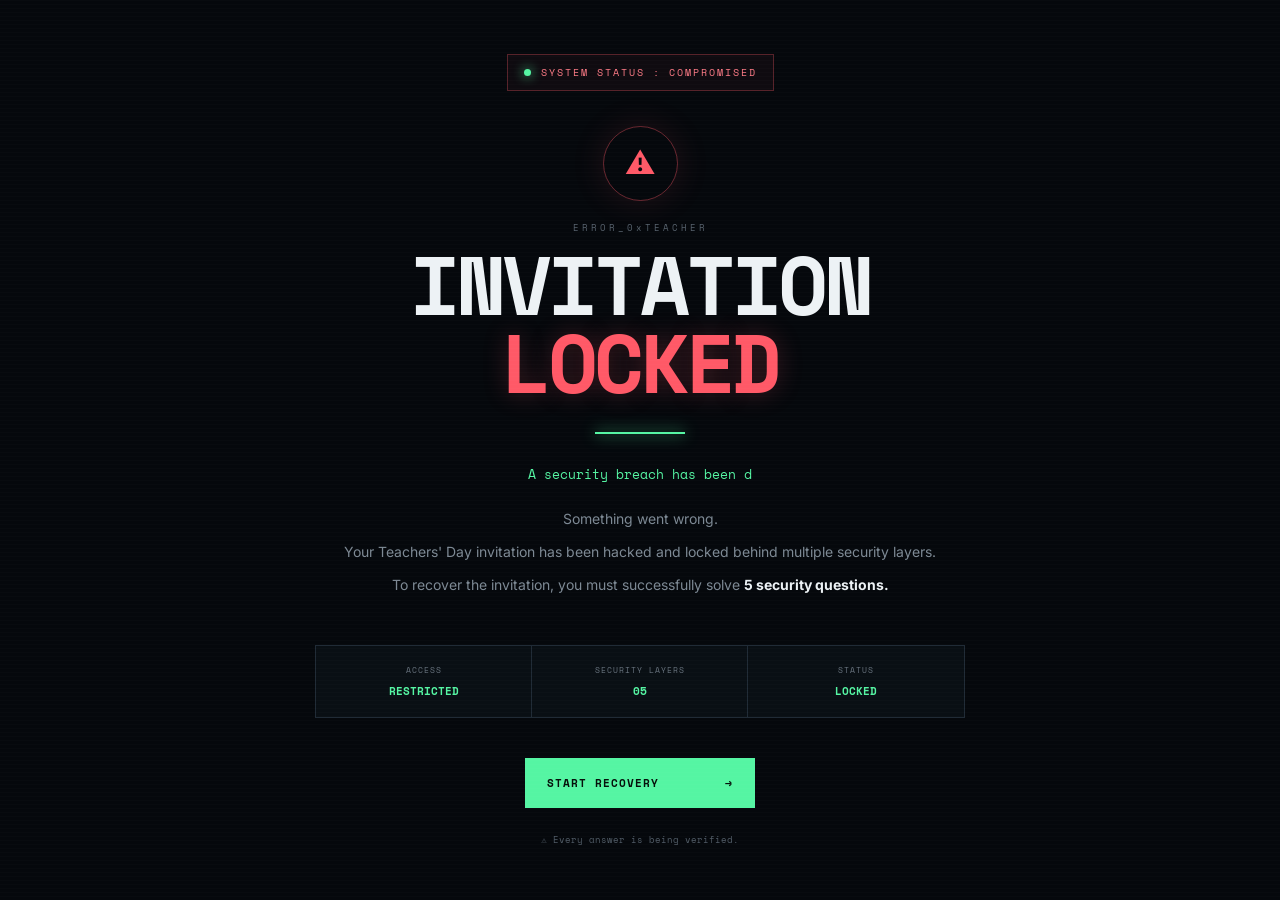
<file: index.html>
<!DOCTYPE html>
<html lang="en">
<head>
    <meta charset="UTF-8">
    <meta name="viewport" content="width=device-width, initial-scale=1.0">

    <title>Teachers' Day | Invitation Recovery</title>

    <link rel="stylesheet" href="css/common.css">
    <link rel="stylesheet" href="css/home.css">
</head>

<body>

    <div class="scanlines"></div>

    <main class="home-container">

        <div class="system-status">
            <span class="status-dot"></span>
            SYSTEM STATUS : COMPROMISED
        </div>

        <div class="warning-symbol">
            ⚠
        </div>

        <p class="system-code">
            ERROR_0xTEACHER
        </p>

        <h1>
            INVITATION
            <span>LOCKED</span>
        </h1>

        <div class="green-line"></div>

        <p class="typing-text">
            A security breach has been detected...
        </p>

        <div class="story-box">

            <p>
                Something went wrong.
            </p>

            <p>
                Your Teachers' Day invitation has been hacked
                and locked behind multiple security layers.
            </p>

            <p>
                To recover the invitation, you must successfully
                solve <strong>5 security questions.</strong>
            </p>

        </div>

        <div class="system-info">

            <div>
                <small>ACCESS</small>
                <strong>RESTRICTED</strong>
            </div>

            <div>
                <small>SECURITY LAYERS</small>
                <strong>05</strong>
            </div>

            <div>
                <small>STATUS</small>
                <strong>LOCKED</strong>
            </div>

        </div>

        <a href="question1.html" class="start-button">
            <span>START RECOVERY</span>
            <span>→</span>
        </a>

        <p class="warning-text">
            ⚠ Every answer is being verified.
        </p>

    </main>

    <script src="js/main.js"></script>

</body>
</html>
</file>
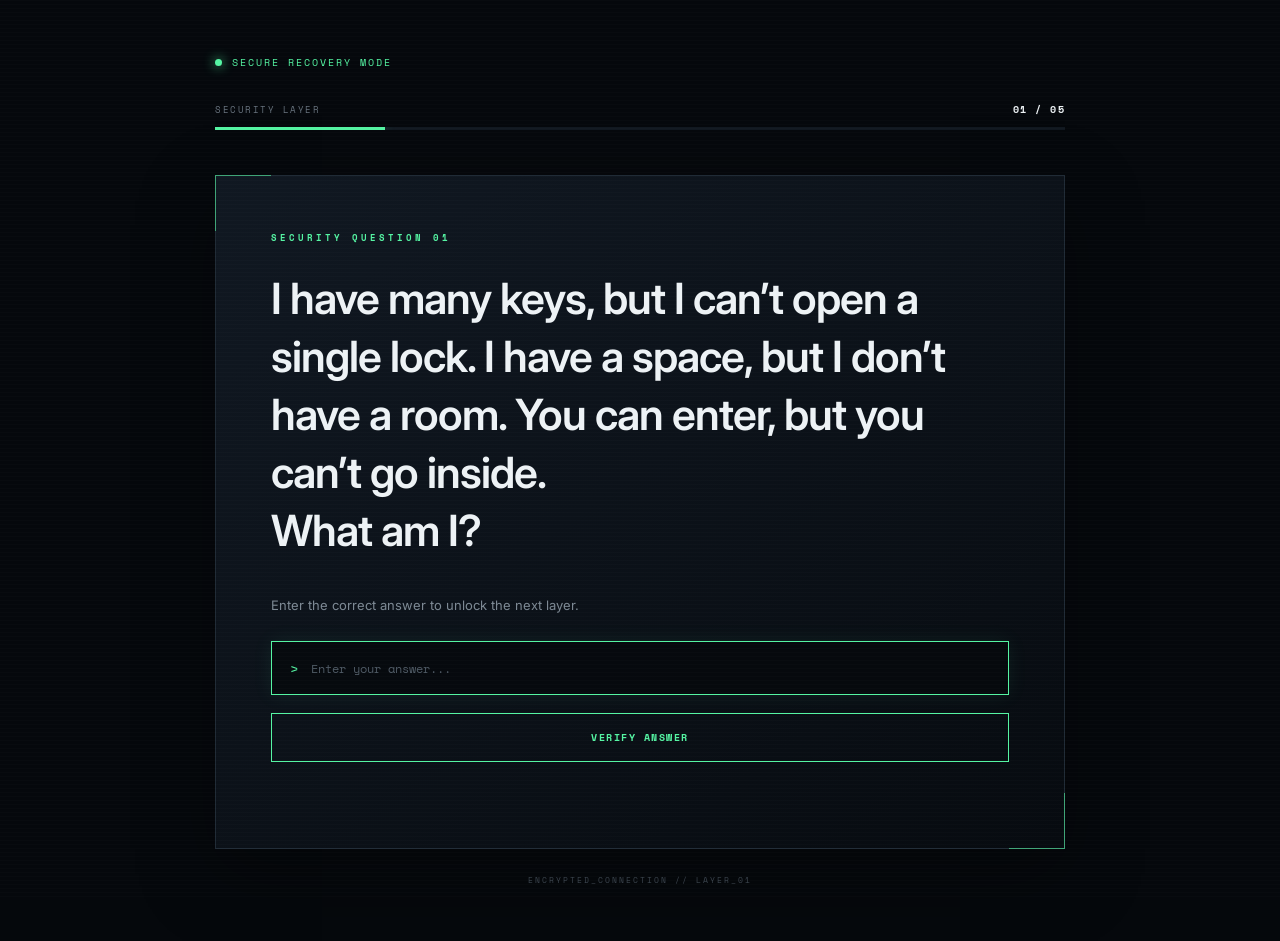
<file: question1.html>
<!DOCTYPE html>
<html lang="en">
<head>
    <meta charset="UTF-8">
    <meta name="viewport" content="width=device-width, initial-scale=1.0">

    <title>Security Layer 01</title>

    <link rel="stylesheet" href="css/common.css">
    <link rel="stylesheet" href="css/questions.css">
</head>

<body>

    <div class="scanlines"></div>

    <main class="question-container">

        <div class="secure-header">
            <span class="status-dot"></span>
            SECURE RECOVERY MODE
        </div>

        <div class="progress-info">
            <span>SECURITY LAYER</span>
            <strong>01 / 05</strong>
        </div>

        <div class="progress-bar">
            <div class="progress-fill" style="width: 20%;"></div>
        </div>

        <section class="question-card">

            <p class="question-label">
                SECURITY QUESTION 01
            </p>

            <h1 id="questionText">
                I have many keys, but I can’t open a single lock.
                I have a space, but I don’t have a room.
                You can enter, but you can’t go inside.
                <br>
                What am I?
            </h1>

            <p class="instruction">
                Enter the correct answer to unlock the next layer.
            </p>

            <div class="answer-box">

                <span>></span>

                <input
                    type="text"
                    id="answerInput"
                    placeholder="Enter your answer..."
                    autocomplete="off"
                >

            </div>

            <button id="submitBtn" class="verify-button">
                VERIFY ANSWER
            </button>

            <p id="message" class="message"></p>

        </section>

        <p class="footer-code">
            ENCRYPTED_CONNECTION // LAYER_01
        </p>

    </main>

    <script src="js/question1.js"></script>

</body>
</html>
</file>
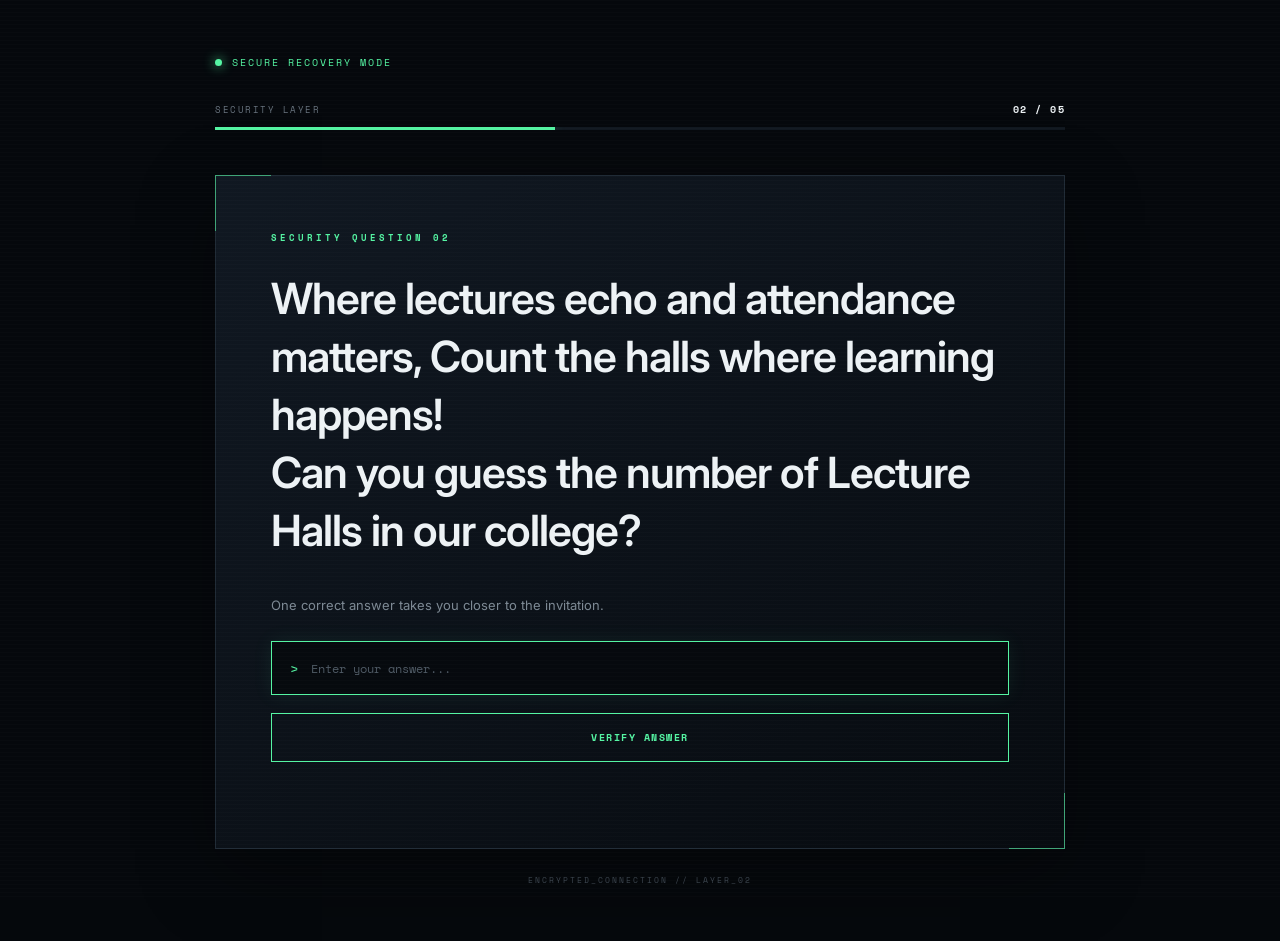
<file: question2.html>
<!DOCTYPE html>
<html lang="en">
<head>
    <meta charset="UTF-8">
    <meta name="viewport" content="width=device-width, initial-scale=1.0">

    <title>Security Layer 02</title>

    <link rel="stylesheet" href="css/common.css">
    <link rel="stylesheet" href="css/questions.css">
</head>

<body>

    <div class="scanlines"></div>

    <main class="question-container">

        <div class="secure-header">
            <span class="status-dot"></span>
            SECURE RECOVERY MODE
        </div>

        <div class="progress-info">
            <span>SECURITY LAYER</span>
            <strong>02 / 05</strong>
        </div>

        <div class="progress-bar">
            <div class="progress-fill" style="width: 40%;"></div>
        </div>

        <section class="question-card">

            <p class="question-label">
                SECURITY QUESTION 02
            </p>

            <h1 id="questionText">
                Where lectures echo and attendance matters,
                Count the halls where learning happens!
                <br>
                Can you guess the number of Lecture Halls
                in our college?
            </h1>

            <p class="instruction">
                One correct answer takes you closer to the invitation.
            </p>

            <div class="answer-box">

                <span>></span>

                <input
                    type="text"
                    id="answerInput"
                    placeholder="Enter your answer..."
                    autocomplete="off"
                >

            </div>

            <button id="submitBtn" class="verify-button">
                VERIFY ANSWER
            </button>

            <p id="message" class="message"></p>

        </section>

        <p class="footer-code">
            ENCRYPTED_CONNECTION // LAYER_02
        </p>

    </main>

    <script src="js/question2.js"></script>

</body>
</html>
</file>
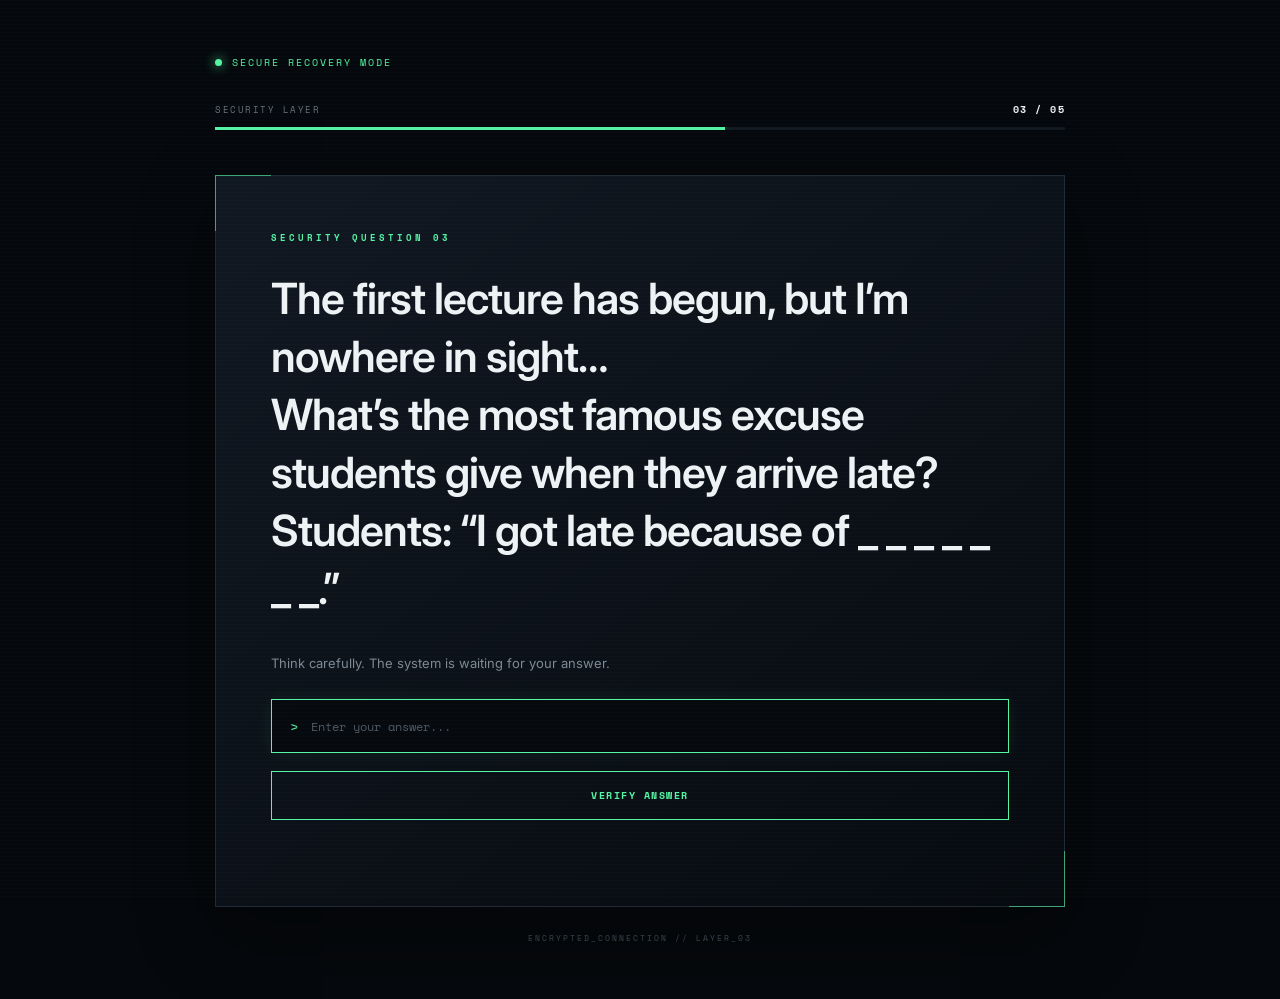
<file: question3.html>
<!DOCTYPE html>
<html lang="en">
<head>
    <meta charset="UTF-8">
    <meta name="viewport" content="width=device-width, initial-scale=1.0">

    <title>Security Layer 03</title>

    <link rel="stylesheet" href="css/common.css">
    <link rel="stylesheet" href="css/questions.css">
</head>

<body>

    <div class="scanlines"></div>

    <main class="question-container">

        <div class="secure-header">
            <span class="status-dot"></span>
            SECURE RECOVERY MODE
        </div>

        <div class="progress-info">
            <span>SECURITY LAYER</span>
            <strong>03 / 05</strong>
        </div>

        <div class="progress-bar">
            <div class="progress-fill" style="width: 60%;"></div>
        </div>

        <section class="question-card">

            <p class="question-label">
                SECURITY QUESTION 03
            </p>

            <h1 id="questionText">
                The first lecture has begun, but I’m nowhere in sight…<br>
                What’s the most famous excuse students give
                when they arrive late?
                <br>
                Students: “I got late because of _ _ _ _ _ _ _.”
            </h1>

            <p class="instruction">
                Think carefully. The system is waiting for your answer.
            </p>

            <div class="answer-box">

                <span>></span>

                <input
                    type="text"
                    id="answerInput"
                    placeholder="Enter your answer..."
                    autocomplete="off"
                >

            </div>

            <button id="submitBtn" class="verify-button">
                VERIFY ANSWER
            </button>

            <p id="message" class="message"></p>

        </section>

        <p class="footer-code">
            ENCRYPTED_CONNECTION // LAYER_03
        </p>

    </main>

    <script src="js/question3.js"></script>

</body>
</html>
</file>
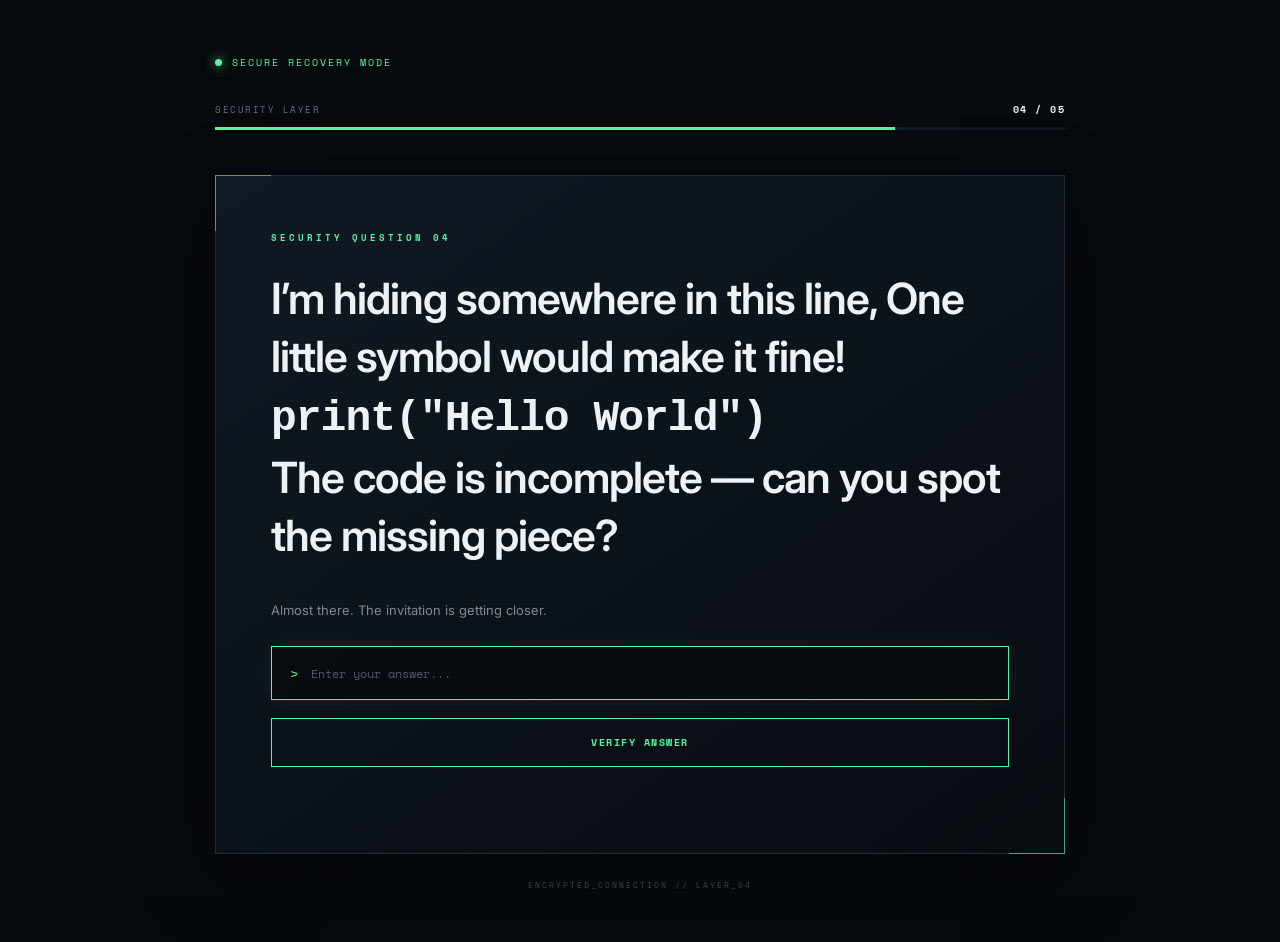
<file: question4.html>
<!DOCTYPE html>
<html lang="en">
<head>
    <meta charset="UTF-8">
    <meta name="viewport" content="width=device-width, initial-scale=1.0">

    <title>Security Layer 04</title>

    <link rel="stylesheet" href="css/common.css">
    <link rel="stylesheet" href="css/questions.css">
</head>

<body>

    <div class="scanlines"></div>

    <main class="question-container">

        <div class="secure-header">
            <span class="status-dot"></span>
            SECURE RECOVERY MODE
        </div>

        <div class="progress-info">
            <span>SECURITY LAYER</span>
            <strong>04 / 05</strong>
        </div>

        <div class="progress-bar">
            <div class="progress-fill" style="width: 80%;"></div>
        </div>

        <section class="question-card">

            <p class="question-label">
                SECURITY QUESTION 04
            </p>

            <h1 id="questionText">
                I’m hiding somewhere in this line,
                One little symbol would make it fine!
                <br>
                <code>print("Hello World")</code>
                <br>
                The code is incomplete — can you spot
                the missing piece?
            </h1>

            <p class="instruction">
                Almost there. The invitation is getting closer.
            </p>

            <div class="answer-box">

                <span>></span>

                <input
                    type="text"
                    id="answerInput"
                    placeholder="Enter your answer..."
                    autocomplete="off"
                >

            </div>

            <button id="submitBtn" class="verify-button">
                VERIFY ANSWER
            </button>

            <p id="message" class="message"></p>

        </section>

        <p class="footer-code">
            ENCRYPTED_CONNECTION // LAYER_04
        </p>

    </main>

    <script src="js/question4.js"></script>

</body>
</html>
</file>
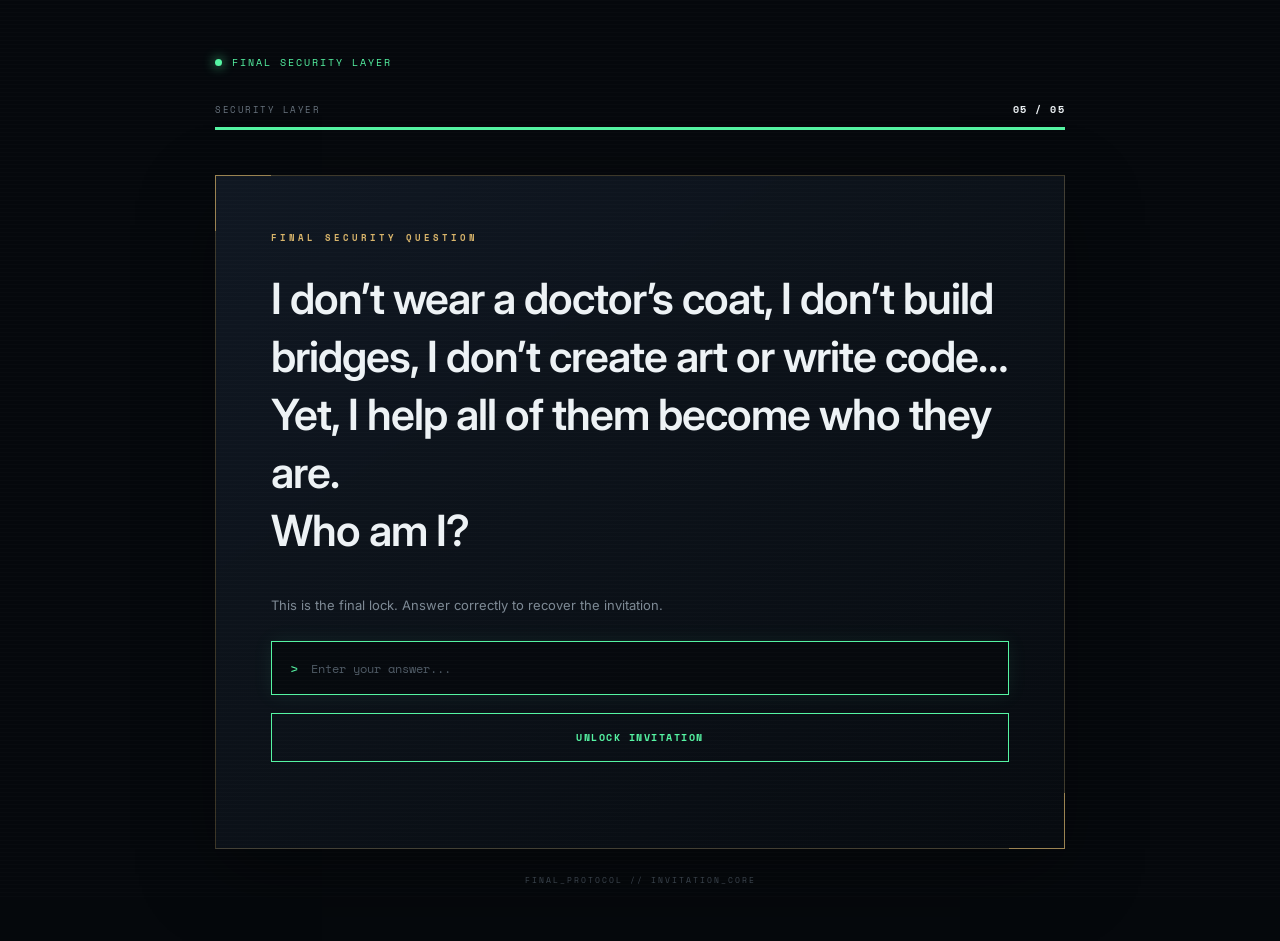
<file: question5.html>
<!DOCTYPE html>
<html lang="en">
<head>
    <meta charset="UTF-8">
    <meta name="viewport" content="width=device-width, initial-scale=1.0">

    <title>Final Security Layer</title>

    <link rel="stylesheet" href="css/common.css">
    <link rel="stylesheet" href="css/questions.css">
</head>

<body>

    <div class="scanlines"></div>

    <main class="question-container">

        <div class="secure-header">
            <span class="status-dot"></span>
            FINAL SECURITY LAYER
        </div>

        <div class="progress-info">
            <span>SECURITY LAYER</span>
            <strong>05 / 05</strong>
        </div>

        <div class="progress-bar">
            <div class="progress-fill" style="width: 100%;"></div>
        </div>

        <section class="question-card final-card">

            <p class="question-label">
                FINAL SECURITY QUESTION
            </p>

            <h1 id="questionText">
                I don’t wear a doctor’s coat,
                I don’t build bridges,
                I don’t create art or write code…
                
                Yet, I help all of them become who they are.
                <br>
                Who am I?
            </h1>

            <p class="instruction">
                This is the final lock. Answer correctly to recover the invitation.
            </p>

            <div class="answer-box">

                <span>></span>

                <input
                    type="text"
                    id="answerInput"
                    placeholder="Enter your answer..."
                    autocomplete="off"
                >

            </div>

            <button id="submitBtn" class="verify-button">
                UNLOCK INVITATION
            </button>

            <p id="message" class="message"></p>

        </section>

        <p class="footer-code">
            FINAL_PROTOCOL // INVITATION_CORE
        </p>

    </main>

    <script src="js/question5.js"></script>

</body>
</html>
</file>
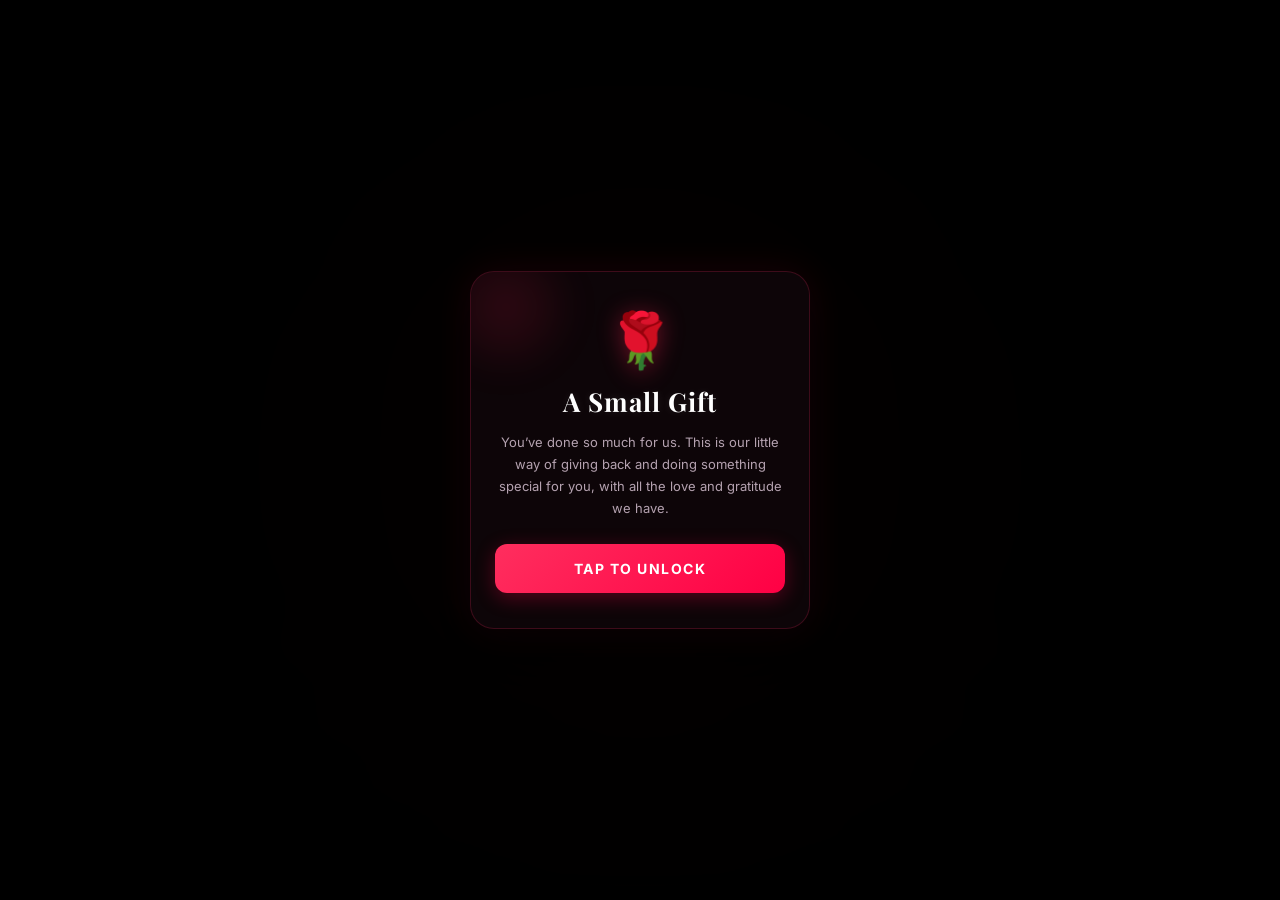
<file: rose.html>
<!DOCTYPE html>
<html lang="en">

<head>
    <meta charset="UTF-8">
    <meta name="viewport" content="width=device-width, initial-scale=1.0">

    <title>A Small Gift 🌹</title>

    <link rel="preconnect" href="https://fonts.googleapis.com">
    <link rel="preconnect" href="https://fonts.gstatic.com" crossorigin>

    <link
        href="https://fonts.googleapis.com/css2?family=Playfair+Display:ital,wght@0,400;0,700;1,400&family=Inter:wght@500;700&family=Fira+Code:wght@500&display=swap"
        rel="stylesheet">

    <link rel="stylesheet" href="css/rose.css">
</head>

<body>

    <!-- BACKGROUND EFFECTS -->

    <div class="vignette"></div>

    <div class="spotlight"></div>

    <div class="ambient-light" id="ambientLight"></div>


    <!-- =====================================================
         SMALL GIFT / TAP TO UNLOCK
         ===================================================== -->

    <div class="trigger-overlay" id="triggerOverlay">

        <div class="glass-card">

            <div class="card-glow"></div>

            <div class="rose-icon">
                🌹
            </div>

            <h2 class="title">
                A Small Gift
            </h2>

            <p class="gift-message">
                You’ve done so much for us.
                This is our little way of giving back and doing something special for you,
                with all the love and gratitude we have.
            </p>

            <button
                class="start-button"
                id="startButton">

                <span class="btn-text">
                    TAP TO UNLOCK
                </span>

                <span class="btn-shine"></span>

            </button>

        </div>

    </div>


    <!-- =====================================================
         ROSE SCENE
         ===================================================== -->

    <div class="scene">

        <div
            class="rose-wrapper"
            id="roseWrapper">


            <!-- STEM + LEAVES -->

            <div class="stem-group">

                <div
                    class="stem"
                    id="stem">

                    <div class="stem-highlight"></div>

                </div>


                <div
                    class="thorn thorn-1"
                    id="thorn1">
                </div>


                <div
                    class="thorn thorn-2"
                    id="thorn2">
                </div>


                <div
                    class="leaf leaf-left"
                    id="leafLeft">

                    <div class="leaf-vein"></div>

                </div>


                <div
                    class="leaf leaf-right"
                    id="leafRight">

                    <div class="leaf-vein"></div>

                </div>

            </div>


            <!-- CALYX -->

            <div
                class="calyx"
                id="calyx">
            </div>


            <!-- ROSE HEAD -->

            <div
                class="rose-head"
                id="roseHead">

                <div class="rose-glow"></div>

                <div class="rose-glow-inner"></div>

            </div>

        </div>

    </div>


    <!-- =====================================================
         AFTER ROSE BLOOMS
         ===================================================== -->

    <div
        class="end-text"
        id="endText">

        <p
            class="tagline"
            id="tagline">

            This rose is a symbol of our respect and appreciation for you. Thank you for being a wonderful teacher.
        </p>


        <span class="rose-emoji">
            🌹
        </span>


        <a
            href="invitation.html"
            class="invitation-button"
            id="invitationButton">

            ACCESS INVITATION →

        </a>

    </div>


    <!-- FALLING PETALS -->

    <div id="fallingPetals"></div>


    <!-- JAVASCRIPT -->

    <script src="js/rose.js"></script>

</body>

</html>
</file>
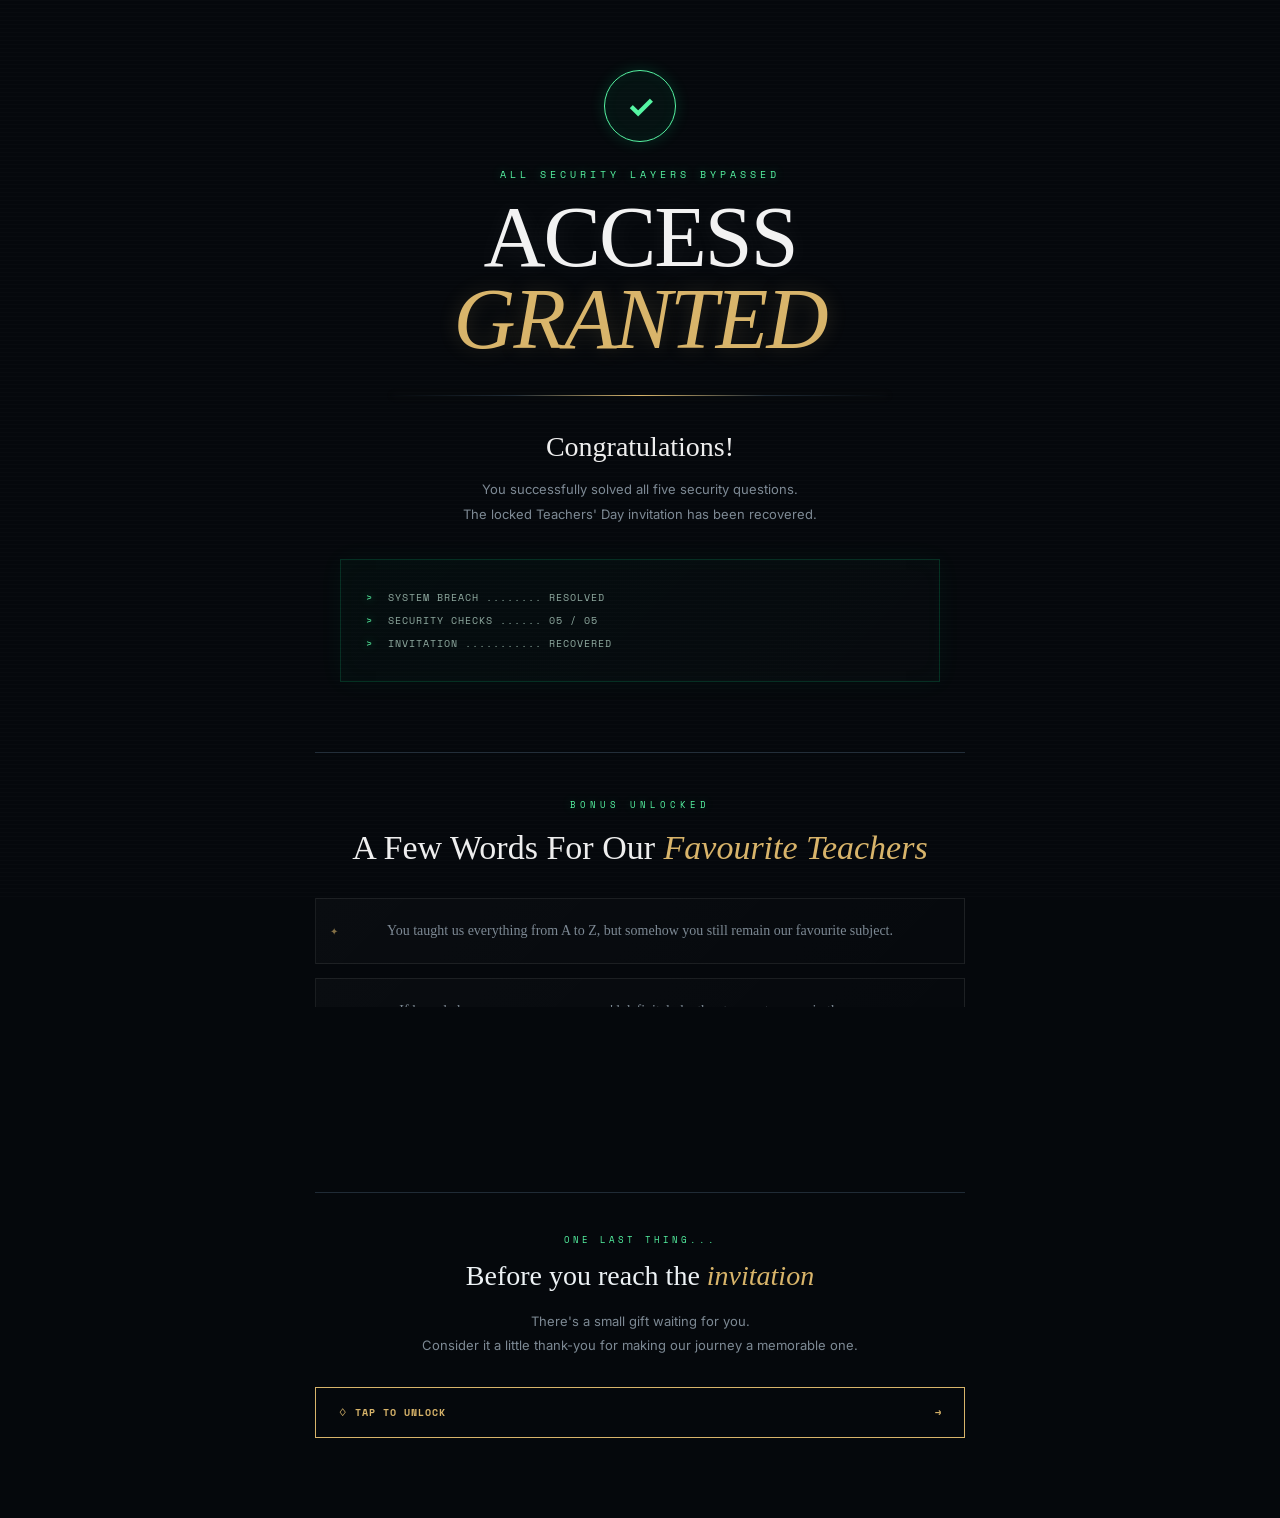
<file: success.html>
<!DOCTYPE html>
<html lang="en">

<head>
    <meta charset="UTF-8">
    <meta name="viewport" content="width=device-width, initial-scale=1.0">

    <title>Access Granted</title>

    <link rel="stylesheet" href="css/common.css">
    <link rel="stylesheet" href="css/success.css">
</head>

<body>

    <div class="scanlines"></div>

    <main class="success-container">

        <!-- ACCESS GRANTED -->

        <div class="success-icon">
            ✓
        </div>

        <p class="success-label">
            ALL SECURITY LAYERS BYPASSED
        </p>

        <h1>
            ACCESS
            <span>GRANTED</span>
        </h1>

        <div class="success-line"></div>

        <h2>
            Congratulations!
        </h2>

        <p class="success-description">
            You successfully solved all five security questions.
            <br>
            The locked Teachers' Day invitation has been recovered.
        </p>


        <!-- SYSTEM STATUS -->

        <div class="terminal-box">

            <p>
                <span>></span>
                SYSTEM BREACH ........ RESOLVED
            </p>

            <p>
                <span>></span>
                SECURITY CHECKS ...... 05 / 05
            </p>

            <p>
                <span>></span>
                INVITATION ........... RECOVERED
            </p>

        </div>


        <!-- TEACHER LINES -->

        <section class="teacher-lines">

            <p class="mini-title">
                BONUS UNLOCKED
            </p>

            <h3>
                A Few Words For Our
                <span>Favourite Teachers</span>
            </h3>

            <div class="line-card">
                You taught us everything from A to Z,
                but somehow you still remain our favourite subject.
            </div>

            <div class="line-card">
                If knowledge were a superpower,
                you'd definitely be the strongest person in the room.
            </div>

            <div class="line-card">
                You don't just teach lessons,
                you leave memories that stay with us.
            </div>

        </section>


        <!-- SMALL GIFT -->

        <section class="gift-section">

            <p class="gift-label">
                ONE LAST THING...
            </p>

            <h3>
                Before you reach the
                <span>invitation</span>
            </h3>

            <p class="gift-text">
                There's a small gift waiting for you.
                <br>
                Consider it a little thank-you for making
                our journey a memorable one.
            </p>

            <a href="rose.html" class="gift-button">
                <span>♢ TAP TO UNLOCK</span>
                <span>→</span>
            </a>

        </section>

    </main>

</body>

</html>
</file>
<file: css/common.css>
@import url('https://fonts.googleapis.com/css2?family=Inter:wght@400;500;600;700&family=Space+Mono:wght@400;700&display=swap');

* {
    margin: 0;
    padding: 0;
    box-sizing: border-box;
}

:root {
    --bg: #05080c;
    --panel: #0b1117;
    --panel-light: #111923;

    --text: #edf2f5;
    --muted: #7d8994;

    --green: #55f5a3;
    --green-dark: #22b86b;

    --red: #ff5967;

    --gold: #d8b46a;

    --border: #202b36;
}

html {
    scroll-behavior: smooth;
}

body {
    min-height: 100vh;

    background: var(--bg);
    color: var(--text);

    font-family: "Inter", sans-serif;
}

a {
    color: inherit;
    text-decoration: none;
}

button,
input {
    font-family: inherit;
}

.scanlines {
    position: fixed;
    inset: 0;

    pointer-events: none;

    z-index: 9999;

    opacity: 0.035;

    background:
        repeating-linear-gradient(
            0deg,
            transparent 0px,
            transparent 3px,
            white 4px
        );
}

.status-dot {
    display: inline-block;

    width: 7px;
    height: 7px;

    border-radius: 50%;

    background: var(--green);

    box-shadow: 0 0 12px var(--green);

    animation: pulse 1.5s infinite;
}

@keyframes pulse {

    0%,
    100% {
        opacity: 1;
    }

    50% {
        opacity: 0.3;
    }
}

@keyframes fadeUp {

    from {
        opacity: 0;
        transform: translateY(25px);
    }

    to {
        opacity: 1;
        transform: translateY(0);
    }
}

@keyframes glow {

    0%,
    100% {
        box-shadow: 0 0 10px rgba(85, 245, 163, 0.1);
    }

    50% {
        box-shadow: 0 0 30px rgba(85, 245, 163, 0.2);
    }
}

@media (max-width: 600px) {

    body {
        overflow-x: hidden;
    }
}
</file>
<file: css/home.css>
.home-container {
    min-height: 100vh;

    max-width: 850px;

    margin: auto;

    padding: 50px 25px;

    display: flex;
    flex-direction: column;

    align-items: center;
    justify-content: center;

    text-align: center;

    animation: fadeUp 0.8s ease;
}

/* SYSTEM STATUS */

.system-status {
    display: flex;
    align-items: center;

    gap: 10px;

    padding: 10px 16px;

    margin-bottom: 35px;

    border: 1px solid rgba(255, 89, 103, 0.3);

    background: rgba(255, 89, 103, 0.04);

    color: #ff7c87;

    font-family: "Space Mono", monospace;

    font-size: 10px;

    letter-spacing: 2px;
}

/* WARNING */

.warning-symbol {
    width: 75px;
    height: 75px;

    display: grid;
    place-items: center;

    margin-bottom: 20px;

    border: 1px solid rgba(255, 89, 103, 0.4);

    border-radius: 50%;

    color: var(--red);

    font-size: 30px;

    box-shadow:
        0 0 35px rgba(255, 89, 103, 0.12);
}

/* ERROR */

.system-code {
    margin-bottom: 12px;

    color: #58636e;

    font-family: "Space Mono", monospace;

    font-size: 9px;

    letter-spacing: 3px;
}

/* MAIN TITLE */

.home-container h1 {
    font-family: "Space Mono", monospace;

    font-size: clamp(42px, 8vw, 82px);

    line-height: 0.95;

    letter-spacing: -4px;
}

.home-container h1 span {
    display: block;

    color: var(--red);

    text-shadow:
        0 0 25px rgba(255, 89, 103, 0.25);
}

/* GREEN LINE */

.green-line {
    width: 90px;
    height: 2px;

    margin: 30px 0;

    background: var(--green);

    box-shadow:
        0 0 15px var(--green);
}

/* TYPING TEXT */

.typing-text {
    min-height: 20px;

    margin-bottom: 22px;

    color: var(--green);

    font-family: "Space Mono", monospace;

    font-size: 13px;
}

/* STORY */

.story-box {
    max-width: 620px;

    color: var(--muted);

    font-size: 14px;

    line-height: 1.8;
}

.story-box p {
    margin-bottom: 8px;
}

.story-box strong {
    color: var(--text);
}

/* SYSTEM INFORMATION */

.system-info {
    width: 100%;
    max-width: 650px;

    display: grid;

    grid-template-columns: repeat(3, 1fr);

    margin: 40px 0;

    border: 1px solid var(--border);

    background: rgba(11, 17, 23, 0.8);
}

.system-info div {
    padding: 18px;

    border-right: 1px solid var(--border);
}

.system-info div:last-child {
    border-right: none;
}

.system-info small,
.system-info strong {
    display: block;

    font-family: "Space Mono", monospace;
}

.system-info small {
    margin-bottom: 7px;

    color: #68737e;

    font-size: 8px;

    letter-spacing: 1px;
}

.system-info strong {
    color: var(--green);

    font-size: 11px;
}

/* START BUTTON */

.start-button {
    min-width: 230px;

    display: flex;

    justify-content: space-between;
    align-items: center;

    padding: 17px 22px;

    background: var(--green);

    color: #06100b;

    font-family: "Space Mono", monospace;

    font-size: 11px;

    font-weight: 700;

    letter-spacing: 1px;

    transition: 0.3s ease;
}

.start-button:hover {
    transform: translateY(-3px);

    box-shadow:
        0 0 35px rgba(85, 245, 163, 0.3);
}

/* FOOTER WARNING */

.warning-text {
    margin-top: 25px;

    color: #515c67;

    font-family: "Space Mono", monospace;

    font-size: 9px;
}

/* MOBILE */

@media (max-width: 600px) {

    .home-container {
        padding: 40px 18px;
    }

    .home-container h1 {
        letter-spacing: -2px;
    }

    .system-info {
        grid-template-columns: 1fr;
    }

    .system-info div {
        border-right: none;

        border-bottom: 1px solid var(--border);
    }

    .system-info div:last-child {
        border-bottom: none;
    }
}
</file>
<file: css/questions.css>
/* =========================================================
   QUESTIONS / SECURITY LAYERS
   ========================================================= */


/* ================= MAIN CONTAINER ================= */

.question-container {
    min-height: 100vh;

    width: 100%;
    max-width: 900px;

    margin: auto;

    padding: 55px 25px;

    display: flex;
    flex-direction: column;

    justify-content: center;

    animation: fadeUp 0.8s ease;
}


/* ================= SECURE HEADER ================= */

.secure-header {
    display: flex;
    align-items: center;

    gap: 10px;

    margin-bottom: 32px;

    color: var(--green);

    font-family: "Space Mono", monospace;

    font-size: 10px;

    letter-spacing: 2px;
}


/* ================= PROGRESS INFO ================= */

.progress-info {
    display: flex;

    justify-content: space-between;
    align-items: center;

    margin-bottom: 10px;

    color: #68737e;

    font-family: "Space Mono", monospace;

    font-size: 9px;

    letter-spacing: 1.5px;
}

.progress-info strong {
    color: var(--text);

    font-size: 10px;
}


/* ================= PROGRESS BAR ================= */

.progress-bar {
    width: 100%;

    height: 3px;

    margin-bottom: 45px;

    background: #111820;

    overflow: hidden;
}

.progress-fill {
    height: 100%;

    background: var(--green);

    box-shadow:
        0 0 12px rgba(85, 245, 163, 0.45);

    transition: width 0.5s ease;
}


/* ================= QUESTION CARD ================= */

.question-card {
    position: relative;

    width: 100%;

    padding: 55px 55px 50px;

    border: 1px solid var(--border);

    background:
        linear-gradient(
            145deg,
            rgba(17, 25, 35, 0.95),
            rgba(7, 11, 16, 0.98)
        );

    box-shadow:
        0 25px 70px rgba(0, 0, 0, 0.35);

    animation: fadeUp 0.8s ease;
}


/* ================= CARD CORNER EFFECT ================= */

.question-card::before {
    content: "";

    position: absolute;

    top: -1px;
    left: -1px;

    width: 55px;
    height: 55px;

    border-top: 1px solid var(--green);
    border-left: 1px solid var(--green);

    opacity: 0.6;
}

.question-card::after {
    content: "";

    position: absolute;

    right: -1px;
    bottom: -1px;

    width: 55px;
    height: 55px;

    border-right: 1px solid var(--green);
    border-bottom: 1px solid var(--green);

    opacity: 0.6;
}


/* ================= QUESTION LABEL ================= */

.question-label {
    margin-bottom: 25px;

    color: var(--green);

    font-family: "Space Mono", monospace;

    font-size: 9px;

    font-weight: 700;

    letter-spacing: 3px;
}


/* ================= QUESTION TEXT ================= */

#questionText {
    max-width: 780px;

    margin-bottom: 35px;

    color: var(--text);

    font-family: "Inter", sans-serif;

    font-size: clamp(26px, 4vw, 43px);

    font-weight: 600;

    line-height: 1.35;

    letter-spacing: -1px;
}


/* ================= INSTRUCTION ================= */

.instruction {
    margin-bottom: 22px;

    color: var(--muted);

    font-size: 13px;

    line-height: 1.7;
}


/* ================= ANSWER BOX ================= */

.answer-box {
    width: 100%;

    display: flex;
    align-items: center;

    margin-top: 25px;

    padding: 0 18px;

    border: 1px solid var(--border);

    background: rgba(5, 8, 12, 0.8);

    transition: 0.3s ease;
}

.answer-box:focus-within {
    border-color: var(--green);

    box-shadow:
        0 0 20px rgba(85, 245, 163, 0.08);
}

.answer-box > span {
    margin-right: 12px;

    color: var(--green);

    font-family: "Space Mono", monospace;

    font-size: 14px;
}

.answer-box input {
    width: 100%;

    height: 52px;

    border: none;
    outline: none;

    background: transparent;

    color: var(--text);

    font-family: "Space Mono", monospace;

    font-size: 12px;
}

.answer-box input::placeholder {
    color: #4f5a65;
}


/* ================= VERIFY BUTTON ================= */

.verify-button {
    width: 100%;

    margin-top: 18px;

    padding: 16px 20px;

    border: 1px solid var(--green);

    background: transparent;

    color: var(--green);

    font-family: "Space Mono", monospace;

    font-size: 10px;

    font-weight: 700;

    letter-spacing: 1.5px;

    cursor: pointer;

    transition: 0.3s ease;
}

.verify-button:hover {
    background: rgba(85, 245, 163, 0.08);

    transform: translateY(-2px);

    box-shadow:
        0 0 25px rgba(85, 245, 163, 0.12);
}

.verify-button:disabled {
    opacity: 0.5;

    cursor: not-allowed;

    transform: none;

    box-shadow: none;
}


/* ================= MESSAGE ================= */

.message {
    min-height: 18px;

    margin-top: 18px;

    font-family: "Space Mono", monospace;

    font-size: 9px;

    letter-spacing: 1px;

    text-align: center;
}

.message.success {
    color: var(--green);

    animation: fadeUp 0.3s ease;
}

.message.error {
    color: var(--red);

    animation: fadeUp 0.3s ease;
}


/* ================= SHAKE ================= */

.shake {
    animation: shake 0.4s ease;
}

@keyframes shake {

    0%,
    100% {
        transform: translateX(0);
    }

    20% {
        transform: translateX(-8px);
    }

    40% {
        transform: translateX(8px);
    }

    60% {
        transform: translateX(-6px);
    }

    80% {
        transform: translateX(6px);
    }
}


/* ================= FOOTER ================= */

.footer-code {
    margin-top: 25px;

    color: #46515c;

    font-family: "Space Mono", monospace;

    font-size: 8px;

    letter-spacing: 2px;

    text-align: center;
}


/* ================= FINAL CARD ================= */

.final-card {
    border-color: rgba(216, 180, 106, 0.25);
}

.final-card::before,
.final-card::after {
    border-color: var(--gold);
}

.final-card .question-label {
    color: var(--gold);
}


/* ================= MOBILE ================= */

@media (max-width: 600px) {

    .question-container {
        padding: 35px 18px;
    }

    .question-card {
        padding: 38px 24px 35px;
    }

    #questionText {
        font-size: 25px;

        line-height: 1.4;

        letter-spacing: -0.5px;
    }

    .progress-bar {
        margin-bottom: 30px;
    }

    .secure-header {
        margin-bottom: 25px;
    }
}
</file>
<file: css/rose.css>
*,
*::before,
*::after {
    margin: 0;
    padding: 0;
    box-sizing: border-box;
}

html,
body {
    width: 100%;
    height: 100%;
    overflow: hidden;
    font-family: 'Inter', sans-serif;
}

body {
    background: #020002;
    background: radial-gradient(ellipse at 50% 75%, #120105 0%, #050002 55%, #000 100%);
    display: flex;
    align-items: center;
    justify-content: center;
}

.vignette {
    position: fixed;
    inset: 0;
    background: radial-gradient(ellipse at center, transparent 35%, rgba(0, 0, 0, 0.9) 100%);
    z-index: 100;
    pointer-events: none;
}

.spotlight {
    position: fixed;
    top: 35%;
    left: 50%;
    transform: translate(-50%, -50%);
    width: 85vw;
    height: 85vh;
    background: radial-gradient(circle, rgba(255, 30, 80, 0.06) 0%, transparent 70%);
    filter: blur(50px);
    pointer-events: none;
    z-index: 1;
}


.trigger-overlay {
    position: fixed;
    inset: 0;
    display: flex;
    align-items: center;
    justify-content: center;
    background: rgba(0, 0, 0, 0.85);
    backdrop-filter: blur(15px);
    -webkit-backdrop-filter: blur(15px);
    z-index: 200;
    opacity: 1;
    transition: opacity 0.8s cubic-bezier(0.25, 1, 0.5, 1), visibility 0.8s;
    visibility: visible;
}

.trigger-overlay.fade-out {
    opacity: 0;
    visibility: hidden;
    pointer-events: none;
}

.glass-card {
    position: relative;
    width: min(85vw, 340px);
    background: rgba(22, 10, 15, 0.55);
    border: 1px solid rgba(255, 40, 100, 0.2);
    border-radius: 24px;
    padding: 35px 24px;
    display: flex;
    flex-direction: column;
    align-items: center;
    text-align: center;
    box-shadow:
        0 25px 60px rgba(0, 0, 0, 0.6),
        0 0 40px rgba(255, 30, 80, 0.1);
    transform: scale(1);
    transition: transform 0.6s cubic-bezier(0.34, 1.56, 0.64, 1);
    overflow: hidden;
}

.trigger-overlay.fade-out .glass-card {
    transform: scale(0.85);
}

.card-glow {
    position: absolute;
    width: 150px;
    height: 150px;
    border-radius: 50%;
    background: radial-gradient(circle, rgba(255, 30, 80, 0.15) 0%, transparent 70%);
    top: -40px;
    left: -40px;
    filter: blur(15px);
    pointer-events: none;
}

.rose-icon {
    font-size: 54px;
    margin-bottom: 12px;
    filter: drop-shadow(0 4px 12px rgba(255, 30, 80, 0.4));
    animation: pulseIcon 2s ease-in-out infinite;
}

@keyframes pulseIcon {

    0%,
    100% {
        transform: scale(1);
    }

    50% {
        transform: scale(1.08);
    }
}

.glass-card .title {
    color: #fff;
    font-family: 'Playfair Display', serif;
    font-size: 26px;
    font-weight: 700;
    letter-spacing: 1px;
    margin-bottom: 22px;
    text-shadow: 0 0 10px rgba(255, 255, 255, 0.1);
}

.loading-bar-container {
    width: 100%;
    height: 6px;
    background: rgba(255, 255, 255, 0.06);
    border-radius: 3px;
    overflow: hidden;
    margin-bottom: 10px;
}

.loading-bar {
    width: 0%;
    height: 100%;
    background: linear-gradient(to right, #ff2e5e, #ff0044);
    border-radius: 3px;
    transition: width 0.1s linear;
}

.status-text {
    font-size: 12px;
    color: #b5a2b0;
    font-family: 'Fira Code', monospace;
    margin-bottom: 26px;
}

.start-button {
    position: relative;
    width: 100%;
    padding: 16px;
    background: linear-gradient(135deg, #ff2e5e 0%, #ff0044 100%);
    border: none;
    border-radius: 12px;
    color: #fff;
    font-family: 'Inter', sans-serif;
    font-weight: 700;
    font-size: 14px;
    letter-spacing: 1.5px;
    text-transform: uppercase;
    cursor: pointer;
    overflow: hidden;
    transition: transform 0.2s, box-shadow 0.2s, opacity 0.3s;
    box-shadow: 0 5px 20px rgba(255, 0, 68, 0.3);
}

.start-button:disabled {
    background: rgba(255, 255, 255, 0.08);
    color: rgba(255, 255, 255, 0.3);
    cursor: not-allowed;
    box-shadow: none;
    transform: none !important;
}

.start-button:not(:disabled):hover {
    transform: translateY(-2px);
    box-shadow:
        0 8px 25px rgba(255, 0, 68, 0.5),
        0 0 15px rgba(255, 50, 90, 0.3);
}

.start-button:active {
    transform: translateY(1px);
}

.btn-shine {
    position: absolute;
    top: 0;
    left: -100%;
    width: 50%;
    height: 100%;
    background: linear-gradient(to right, transparent, rgba(255, 255, 255, 0.2), transparent);
    transform: skewX(-25deg);
}

.start-button:not(:disabled):hover .btn-shine {
    animation: shine 1.2s ease-in-out infinite;
}

@keyframes shine {
    100% {
        left: 150%;
    }
}

.ambient-light {
    position: fixed;
    width: 500px;
    height: 500px;
    border-radius: 50%;
    background: radial-gradient(circle, rgba(255, 30, 60, 0.10) 0%, rgba(255, 20, 50, 0.04) 40%, transparent 65%);
    top: 32%;
    left: 50%;
    transform: translate(-50%, -50%);
    z-index: 5;
    pointer-events: none;
    opacity: 0;
    transition: opacity 3s ease;
}

.ambient-light.visible {
    opacity: 1;
}



.scene {
    perspective: 1200px;
    perspective-origin: 50% 35%;
    width: 100%;
    height: 100%;
    display: flex;
    align-items: center;
    justify-content: center;
    padding-bottom: 6vh;
    z-index: 20;
    transform: scale(0.95);
}

.rose-wrapper {
    transform-style: preserve-3d;
    position: relative;
    width: 300px;
    height: 480px;
    transform: rotateX(-22deg) rotateY(0deg);
    will-change: transform;
}

.rose-wrapper.rotating {
    animation: rotateRose 28s linear infinite;
}

@keyframes rotateRose {
    from {
        transform: rotateX(-22deg) rotateY(0deg);
    }

    to {
        transform: rotateX(-22deg) rotateY(360deg);
    }
}


.stem-group {
    position: absolute;
    bottom: 0;
    left: 50%;
    transform: translateX(-50%);
    width: 10px;
    height: 250px;
    transform-style: preserve-3d;
}

.stem {
    position: absolute;
    bottom: 0;
    left: 0;
    width: 100%;
    height: 0%;
    background: linear-gradient(to top, #092e12 0%, #114c23 30%, #1a6f35 70%, #114c23 100%);
    border-radius: 5px;
    transition: height 2.2s cubic-bezier(0.22, 1, 0.36, 1);
    overflow: hidden;
    will-change: height;
}

.stem.grow {
    height: 100%;
}

.stem-highlight {
    position: absolute;
    top: 0;
    left: 1px;
    width: 2.5px;
    height: 100%;
    background: linear-gradient(to bottom, transparent, rgba(150, 255, 180, 0.15), transparent);
}

.thorn {
    position: absolute;
    width: 11px;
    height: 6px;
    opacity: 0;
    transition: opacity 0.5s ease 0.4s;
    z-index: 2;
}

.thorn::before {
    content: '';
    position: absolute;
    width: 100%;
    height: 100%;
    background: linear-gradient(135deg, #1a6f35, #092e12);
    clip-path: polygon(0% 85%, 100% 50%, 30% 0%);
}

.thorn-1 {
    right: -9px;
    bottom: 65%;
    transform: scaleX(-1);
}

.thorn-2 {
    left: -9px;
    bottom: 42%;
}

.stem.grow~.thorn {
    opacity: 0.75;
}

.leaf {
    position: absolute;
    width: 52px;
    height: 25px;
    opacity: 0;
    transition: opacity 0.6s ease, transform 1.1s cubic-bezier(0.34, 1.45, 0.64, 1);
    z-index: 2;
    will-change: transform, opacity;
}

.leaf::before {
    content: '';
    position: absolute;
    width: 100%;
    height: 100%;
    background: linear-gradient(160deg, #2a944e 0%, #1a6f35 40%, #092e12 100%);
    border-radius: 2px 65% 2px 65%;
}

.leaf-vein {
    position: absolute;
    width: 60%;
    height: 1px;
    background: rgba(150, 255, 180, 0.12);
    top: 48%;
    left: 20%;
    z-index: 1;
}

.leaf-left {
    left: -52px;
    bottom: 56%;
    transform-origin: right center;
    transform: rotate(35deg) scale(0);
}

.leaf-left::before {
    border-radius: 65% 2px 65% 2px;
}

.leaf-right {
    left: 10px;
    bottom: 38%;
    transform-origin: left center;
    transform: rotate(-35deg) scale(0);
}

.leaf-right::before {
    border-radius: 2px 65% 2px 65%;
}

.leaf.visible {
    opacity: 1;
}

.leaf-left.visible {
    transform: rotate(15deg) scale(1);
}

.leaf-right.visible {
    transform: rotate(-15deg) scale(1);
}


.calyx {
    position: absolute;
    bottom: 242px;
    left: 50%;
    transform: translateX(-50%);
    width: 0;
    height: 0;
    transform-style: preserve-3d;
    z-index: 1;
}

.sepal {
    position: absolute;
    bottom: -4px;
    left: 50%;
    width: 14px;
    height: 32px;
    transform-origin: 50% 100%;
    background: linear-gradient(to top, #092e12 0%, #15582b 40%, #299c4c 100%);
    border-radius: 50% 50% 10% 10% / 80% 80% 20% 20%;
    clip-path: polygon(10% 100%, 0% 30%, 50% 0%, 100% 30%, 90% 100%);
    opacity: 0;
    transform: translateX(-50%) rotateY(var(--sepal-angle, 0deg)) rotateX(60deg) scale(0.5);
    transition:
        transform 1.3s cubic-bezier(0.25, 1, 0.5, 1) var(--sepal-delay, 0s),
        opacity 0.5s ease var(--sepal-delay, 0s);
    will-change: transform, opacity;
}

.calyx.visible .sepal {
    opacity: 0.95;
    transform: translateX(-50%) rotateY(var(--sepal-angle, 0deg)) rotateX(var(--sepal-curl, 22deg)) scale(1);
}


.rose-head {
    position: absolute;
    bottom: 245px;
    left: 50%;
    transform: translateX(-50%);
    width: 0;
    height: 0;
    transform-style: preserve-3d;
    z-index: 10;
}

.rose-glow {
    position: absolute;
    width: 400px;
    height: 400px;
    border-radius: 50%;
    background: radial-gradient(circle, rgba(160, 5, 30, 0.18) 0%, rgba(100, 0, 20, 0.05) 45%, transparent 65%);
    top: 50%;
    left: 50%;
    transform: translate(-50%, -50%);
    opacity: 0;
    transition: opacity 3.5s ease;
    z-index: -1;
    pointer-events: none;
}

.rose-glow-inner {
    position: absolute;
    width: 200px;
    height: 200px;
    border-radius: 50%;
    background: radial-gradient(circle, rgba(180, 40, 60, 0.15) 0%, transparent 65%);
    top: 50%;
    left: 50%;
    transform: translate(-50%, -50%);
    opacity: 0;
    transition: opacity 2s ease 0.8s;
    z-index: -1;
    pointer-events: none;
}

.rose-head.blooming .rose-glow {
    opacity: 1;
}

.rose-head.blooming .rose-glow-inner {
    opacity: 1;
}


.petal {
    position: absolute;
    bottom: 0;
    left: 50%;
    transform-origin: 50% 100%;
    opacity: 0.002;
    will-change: transform, opacity;

    border-radius: 50% 50% 35% 35% / 45% 45% 55% 55%;

    transform:
        translateX(-50%) rotateY(var(--angle, 0deg)) translateZ(0px) rotateX(90deg) scale(0.1);

    transition:
        transform var(--bloom-dur, 2.4s) ease-in-out var(--delay, 0s),
        opacity 0.7s ease var(--delay, 0s);
}

.rose-head.blooming .petal {
    opacity: 1;
    transform:
        translateX(-50%) rotateY(var(--angle, 0deg)) translateZ(var(--tz, 0px)) rotateX(var(--curl, 30deg)) scale(var(--scale, 1));
}


.petal-bud {
    background: linear-gradient(to bottom, #3d0008 0%, #220003 40%, #100001 75%, #040000 100%);
}

.petal-core {
    background: linear-gradient(to bottom, #52000c 0%, #350005 40%, #1a0002 75%, #080000 100%);
}

.petal-inner {
    background: linear-gradient(to bottom, #6d0012 0%, #480008 40%, #250003 75%, #0c0000 100%);
}

.petal-mid-inner {
    background: linear-gradient(to bottom, #850018 0%, #5c000d 40%, #310004 75%, #120000 100%);
}

.petal-mid {
    background: linear-gradient(to bottom, #9a001d 0%, #6e0011 40%, #3b0005 75%, #160000 100%);
}

.petal-outer {
    background: linear-gradient(to bottom, #ad0022 0%, #7e0014 40%, #440007 75%, #1a0001 100%);
}

.petal-blush {
    background: linear-gradient(to bottom, #bf0028 0%, #8e0018 40%, #4e0008 75%, #1e0001 100%);
}


.falling-petal {
    position: fixed;
    width: var(--fp-w, 13px);
    height: var(--fp-h, 17px);
    background: radial-gradient(ellipse at 40% 30%, var(--fp-c1, #9a001d), var(--fp-c2, #3d0008) 75%);
    border-radius: 50% 50% 45% 55% / 60% 60% 40% 40%;
    opacity: 0;
    pointer-events: none;
    z-index: 50;
    animation: fallSway var(--f-dur, 7s) linear forwards;
    animation-delay: var(--f-delay, 0s);
    will-change: transform, opacity;
}

@keyframes fallSway {
    0% {
        opacity: 0;
        transform: translateX(0) translateY(0) rotate(0deg) rotateY(0deg) scale(1);
    }

    8% {
        opacity: 0.85;
    }

    25% {
        transform: translateX(var(--s1, 35px)) translateY(20vh) rotate(70deg) rotateY(40deg) scale(0.95);
    }

    50% {
        transform: translateX(var(--s2, -25px)) translateY(48vh) rotate(160deg) rotateY(90deg) scale(0.88);
    }

    75% {
        transform: translateX(var(--s3, 35px)) translateY(75vh) rotate(270deg) rotateY(150deg) scale(0.78);
        opacity: 0.55;
    }

    100% {
        opacity: 0;
        transform: translateX(var(--s4, 10px)) translateY(108vh) rotate(390deg) rotateY(210deg) scale(0.55);
    }
}


.end-text {
    position: fixed;
    bottom: 8%;
    left: 50%;
    transform: translateX(-50%);
    text-align: center;
    opacity: 0;
    transition: opacity 2s ease;
    z-index: 60;
}

.end-text.visible {
    opacity: 1;
}

.tagline {
    font-family: 'Playfair Display', serif;
    font-style: italic;
    font-size: clamp(18px, 5.5vw, 30px);
    color: rgba(255, 195, 215, 0.95);
    letter-spacing: 4px;
    text-transform: lowercase;
    text-shadow:
        0 0 25px rgba(255, 80, 130, 0.4),
        0 0 60px rgba(255, 50, 100, 0.15);
    margin-bottom: 8px;
}

.rose-emoji {
    font-size: 32px;
    display: block;
    animation: floatEmoji 3s ease-in-out infinite;
}

@keyframes floatEmoji {

    0%,
    100% {
        transform: translateY(0);
    }

    50% {
        transform: translateY(-8px);
    }
}


@media (max-width: 480px) {
    .rose-wrapper {
        transform: scale(0.82);
    }

    .tagline {
        letter-spacing: 2px;
    }
}

@media (max-height: 600px) {
    .rose-wrapper {
        transform: scale(0.68);
    }

    .end-text {
        bottom: 3%;
    }
}

/* ================= ROSE PAGE ADDITIONS ================= */

.gift-message {
    color: #b5a2b0;
    font-size: 13px;
    line-height: 1.7;
    margin-top: -10px;
    margin-bottom: 25px;
}

.invitation-button {
    display: inline-block;
    margin-top: 20px;
    padding: 13px 22px;

    color: #fff;
    text-decoration: none;

    border: 1px solid rgba(255, 80, 120, 0.5);
    border-radius: 8px;

    font-family: 'Fira Code', monospace;
    font-size: 11px;
    letter-spacing: 1px;

    opacity: 0;
    transform: translateY(10px);

    transition:
        opacity 1s ease,
        transform 1s ease,
        background 0.3s ease;
}

.end-text.visible .invitation-button {
    opacity: 1;
    transform: translateY(0);
}

.invitation-button:hover {
    background: rgba(255, 30, 80, 0.12);
}
</file>
<file: css/success.css>
/* =========================================================
   SUCCESS PAGE
   ========================================================= */

/* ================= MAIN CONTAINER ================= */

.success-container {
    width: min(90%, 850px);
    min-height: 100vh;

    margin: 0 auto;
    padding: 70px 20px 80px;

    display: flex;
    flex-direction: column;
    align-items: center;

    text-align: center;

    position: relative;
    z-index: 5;

    animation: pageEnter 1s ease;
}

@keyframes pageEnter {
    from {
        opacity: 0;
        transform: translateY(25px);
    }

    to {
        opacity: 1;
        transform: translateY(0);
    }
}


/* ================= SUCCESS ICON ================= */

.success-icon {
    width: 72px;
    height: 72px;

    display: flex;
    align-items: center;
    justify-content: center;

    margin-bottom: 25px;

    border: 1px solid var(--green);
    border-radius: 50%;

    color: var(--green);

    font-size: 32px;
    font-weight: 700;

    background: rgba(0, 255, 150, 0.04);

    box-shadow:
        0 0 15px rgba(0, 255, 150, 0.15),
        inset 0 0 15px rgba(0, 255, 150, 0.04);

    animation:
        iconPulse 2.5s ease-in-out infinite,
        iconAppear 0.8s ease;
}

@keyframes iconPulse {

    0%,
    100% {
        box-shadow:
            0 0 15px rgba(0, 255, 150, 0.15),
            inset 0 0 15px rgba(0, 255, 150, 0.04);
    }

    50% {
        box-shadow:
            0 0 30px rgba(0, 255, 150, 0.35),
            inset 0 0 20px rgba(0, 255, 150, 0.08);
    }
}

@keyframes iconAppear {
    from {
        opacity: 0;
        transform: scale(0.5);
    }

    to {
        opacity: 1;
        transform: scale(1);
    }
}


/* ================= SECURITY LABEL ================= */

.success-label {
    margin-bottom: 15px;

    color: var(--green);

    font-family: "Space Mono", monospace;

    font-size: 10px;

    letter-spacing: 4px;

    text-shadow:
        0 0 10px rgba(0, 255, 150, 0.35);

    animation: textReveal 1s ease 0.2s both;
}


/* ================= MAIN HEADING ================= */

.success-container h1 {
    margin: 0;

    font-family: Georgia, "Times New Roman", serif;

    font-size: clamp(52px, 9vw, 86px);

    line-height: 0.95;

    font-weight: 400;

    letter-spacing: -2px;

    color: #f2f2f2;

    text-shadow:
        0 0 25px rgba(255, 255, 255, 0.08);

    animation: headingReveal 1s ease 0.35s both;
}

.success-container h1 span {
    display: block;

    color: var(--gold);

    font-style: italic;

    text-shadow:
        0 0 20px rgba(216, 180, 106, 0.2);
}

@keyframes headingReveal {
    from {
        opacity: 0;
        transform: translateY(20px);
        letter-spacing: 8px;
    }

    to {
        opacity: 1;
        transform: translateY(0);
        letter-spacing: -2px;
    }
}


/* ================= DIVIDER ================= */

.success-line {
    width: min(100%, 500px);
    height: 1px;

    margin: 35px 0;

    background: linear-gradient(
        to right,
        transparent,
        var(--border),
        var(--gold),
        var(--border),
        transparent
    );

    box-shadow:
        0 0 10px rgba(216, 180, 106, 0.15);

    animation: lineGrow 1.2s ease 0.6s both;
}

@keyframes lineGrow {
    from {
        width: 0;
        opacity: 0;
    }

    to {
        width: min(100%, 500px);
        opacity: 1;
    }
}


/* ================= CONGRATULATIONS ================= */

.success-container h2 {
    margin-bottom: 14px;

    font-family: Georgia, serif;

    font-size: 28px;

    font-weight: 400;

    color: #eeeeee;

    animation: textReveal 1s ease 0.7s both;
}

.success-description {
    max-width: 600px;

    color: var(--muted);

    font-size: 13px;

    line-height: 1.9;

    animation: textReveal 1s ease 0.8s both;
}


/* ================= TERMINAL BOX ================= */

.terminal-box {
    width: min(100%, 600px);

    margin-top: 32px;
    padding: 22px 25px;

    text-align: left;

    background:
        linear-gradient(
            135deg,
            rgba(0, 255, 150, 0.025),
            rgba(255, 255, 255, 0.01)
        );

    border: 1px solid rgba(0, 255, 150, 0.15);

    box-shadow:
        0 0 25px rgba(0, 255, 150, 0.04),
        inset 0 0 25px rgba(0, 255, 150, 0.02);

    font-family: "Space Mono", monospace;

    animation:
        terminalAppear 1s ease 1s both;
}

.terminal-box p {
    margin: 8px 0;

    color: #8faaa0;

    font-size: 10px;

    letter-spacing: 1px;
}

.terminal-box p span {
    color: var(--green);

    margin-right: 8px;

    text-shadow:
        0 0 8px rgba(0, 255, 150, 0.5);
}

@keyframes terminalAppear {
    from {
        opacity: 0;
        transform: translateY(15px);
    }

    to {
        opacity: 1;
        transform: translateY(0);
    }
}


/* =========================================================
   TEACHER SECTION
   ========================================================= */

.teacher-lines {
    width: min(100%, 650px);

    margin-top: 70px;
    padding-top: 45px;

    border-top: 1px solid var(--border);

    animation: fadeUp 1s ease 1.2s both;
}

.mini-title {
    margin-bottom: 15px;

    color: var(--green);

    font-family: "Space Mono", monospace;

    font-size: 9px;

    letter-spacing: 4px;

    text-shadow:
        0 0 10px rgba(0, 255, 150, 0.25);
}

.teacher-lines h3 {
    margin-bottom: 28px;

    font-family: Georgia, serif;

    font-size: clamp(25px, 5vw, 34px);

    font-weight: 400;

    line-height: 1.3;

    color: #eeeeee;
}

.teacher-lines h3 span {
    color: var(--gold);

    font-style: italic;
}


/* ================= TEACHER CARDS ================= */

.line-card {
    position: relative;

    margin: 14px 0;
    padding: 20px 24px;

    border: 1px solid rgba(255, 255, 255, 0.08);

    background:
        linear-gradient(
            135deg,
            rgba(255, 255, 255, 0.025),
            rgba(255, 255, 255, 0.008)
        );

    color: var(--muted);

    font-family: Georgia, serif;

    font-size: 14px;

    line-height: 1.7;

    text-align: center;

    transition:
        transform 0.3s ease,
        border-color 0.3s ease,
        box-shadow 0.3s ease;

    overflow: hidden;
}

.line-card::before {
    content: "✦";

    position: absolute;

    left: 14px;
    top: 50%;

    transform: translateY(-50%);

    color: var(--gold);

    font-size: 10px;

    opacity: 0.6;
}

.line-card::after {
    content: "";

    position: absolute;

    top: 0;
    left: -100%;

    width: 50%;
    height: 100%;

    background: linear-gradient(
        to right,
        transparent,
        rgba(255, 255, 255, 0.04),
        transparent
    );

    transform: skewX(-25deg);

    transition: 0.7s ease;
}

.line-card:hover {
    transform: translateY(-3px);

    border-color: rgba(216, 180, 106, 0.3);

    box-shadow:
        0 8px 25px rgba(0, 0, 0, 0.25);
}

.line-card:hover::after {
    left: 150%;
}


/* =========================================================
   REVEAL INVITATION BUTTON
   ========================================================= */

.reveal-button {
    width: min(100%, 500px);

    display: flex;

    justify-content: space-between;
    align-items: center;

    margin-top: 45px;

    padding: 18px 22px;

    color: var(--gold);

    border: 1px solid var(--gold);

    background: rgba(216, 180, 106, 0.015);

    text-decoration: none;

    font-family: "Space Mono", monospace;

    font-size: 10px;

    font-weight: 700;

    letter-spacing: 1.5px;

    transition:
        transform 0.3s ease,
        background 0.3s ease,
        box-shadow 0.3s ease;

    animation: buttonAppear 1s ease 1.5s both;
}

.reveal-button:hover {
    transform: translateY(-3px);

    background: rgba(216, 180, 106, 0.08);

    box-shadow:
        0 0 25px rgba(216, 180, 106, 0.15);
}

.reveal-button span:last-child {
    font-size: 16px;

    transition: transform 0.3s ease;
}

.reveal-button:hover span:last-child {
    transform: translateX(6px);
}

@keyframes buttonAppear {
    from {
        opacity: 0;
        transform: translateY(15px);
    }

    to {
        opacity: 1;
        transform: translateY(0);
    }
}


/* =========================================================
   SMALL GIFT
   ========================================================= */

.gift-section {
    width: 100%;
    max-width: 650px;

    margin-top: 55px;
    padding-top: 40px;

    border-top: 1px solid var(--border);

    text-align: center;

    animation: fadeUp 1s ease;
}

.gift-label {
    margin-bottom: 14px;

    color: var(--green);

    font-family: "Space Mono", monospace;

    font-size: 9px;

    letter-spacing: 3px;
}

.gift-section h3 {
    margin-bottom: 18px;

    font-family: Georgia, serif;

    font-size: 28px;

    font-weight: 400;
}

.gift-section h3 span {
    color: var(--gold);

    font-style: italic;
}

.gift-text {
    color: var(--muted);

    font-size: 13px;

    line-height: 1.8;
}

.gift-button {
    min-width: 245px;

    display: flex;

    justify-content: space-between;
    align-items: center;

    margin: 30px auto 0;

    padding: 17px 22px;

    background: transparent;

    border: 1px solid var(--gold);

    color: var(--gold);

    font-family: "Space Mono", monospace;

    font-size: 10px;

    font-weight: 700;

    letter-spacing: 1px;

    transition: 0.3s ease;
}

.gift-button:hover {
    background: rgba(216, 180, 106, 0.08);

    transform: translateY(-3px);

    box-shadow:
        0 0 25px rgba(216, 180, 106, 0.12);
}


/* ================= GENERAL ANIMATIONS ================= */

@keyframes textReveal {
    from {
        opacity: 0;
        transform: translateY(12px);
    }

    to {
        opacity: 1;
        transform: translateY(0);
    }
}

@keyframes fadeUp {
    from {
        opacity: 0;
        transform: translateY(20px);
    }

    to {
        opacity: 1;
        transform: translateY(0);
    }
}


/* =========================================================
   MOBILE
   ========================================================= */

@media (max-width: 600px) {

    .success-container {
        padding-top: 45px;
        padding-bottom: 60px;
    }

    .success-icon {
        width: 62px;
        height: 62px;

        font-size: 27px;
    }

    .success-label {
        font-size: 8px;
        letter-spacing: 2.5px;
    }

    .success-container h1 {
        font-size: 48px;
    }

    .terminal-box {
        padding: 18px 15px;
    }

    .terminal-box p {
        font-size: 8px;
    }

    .teacher-lines {
        margin-top: 55px;
        padding-top: 35px;
    }

    .line-card {
        padding: 18px 22px;
        font-size: 13px;
    }

    .reveal-button {
        padding: 16px 18px;
    }
}
</file>
